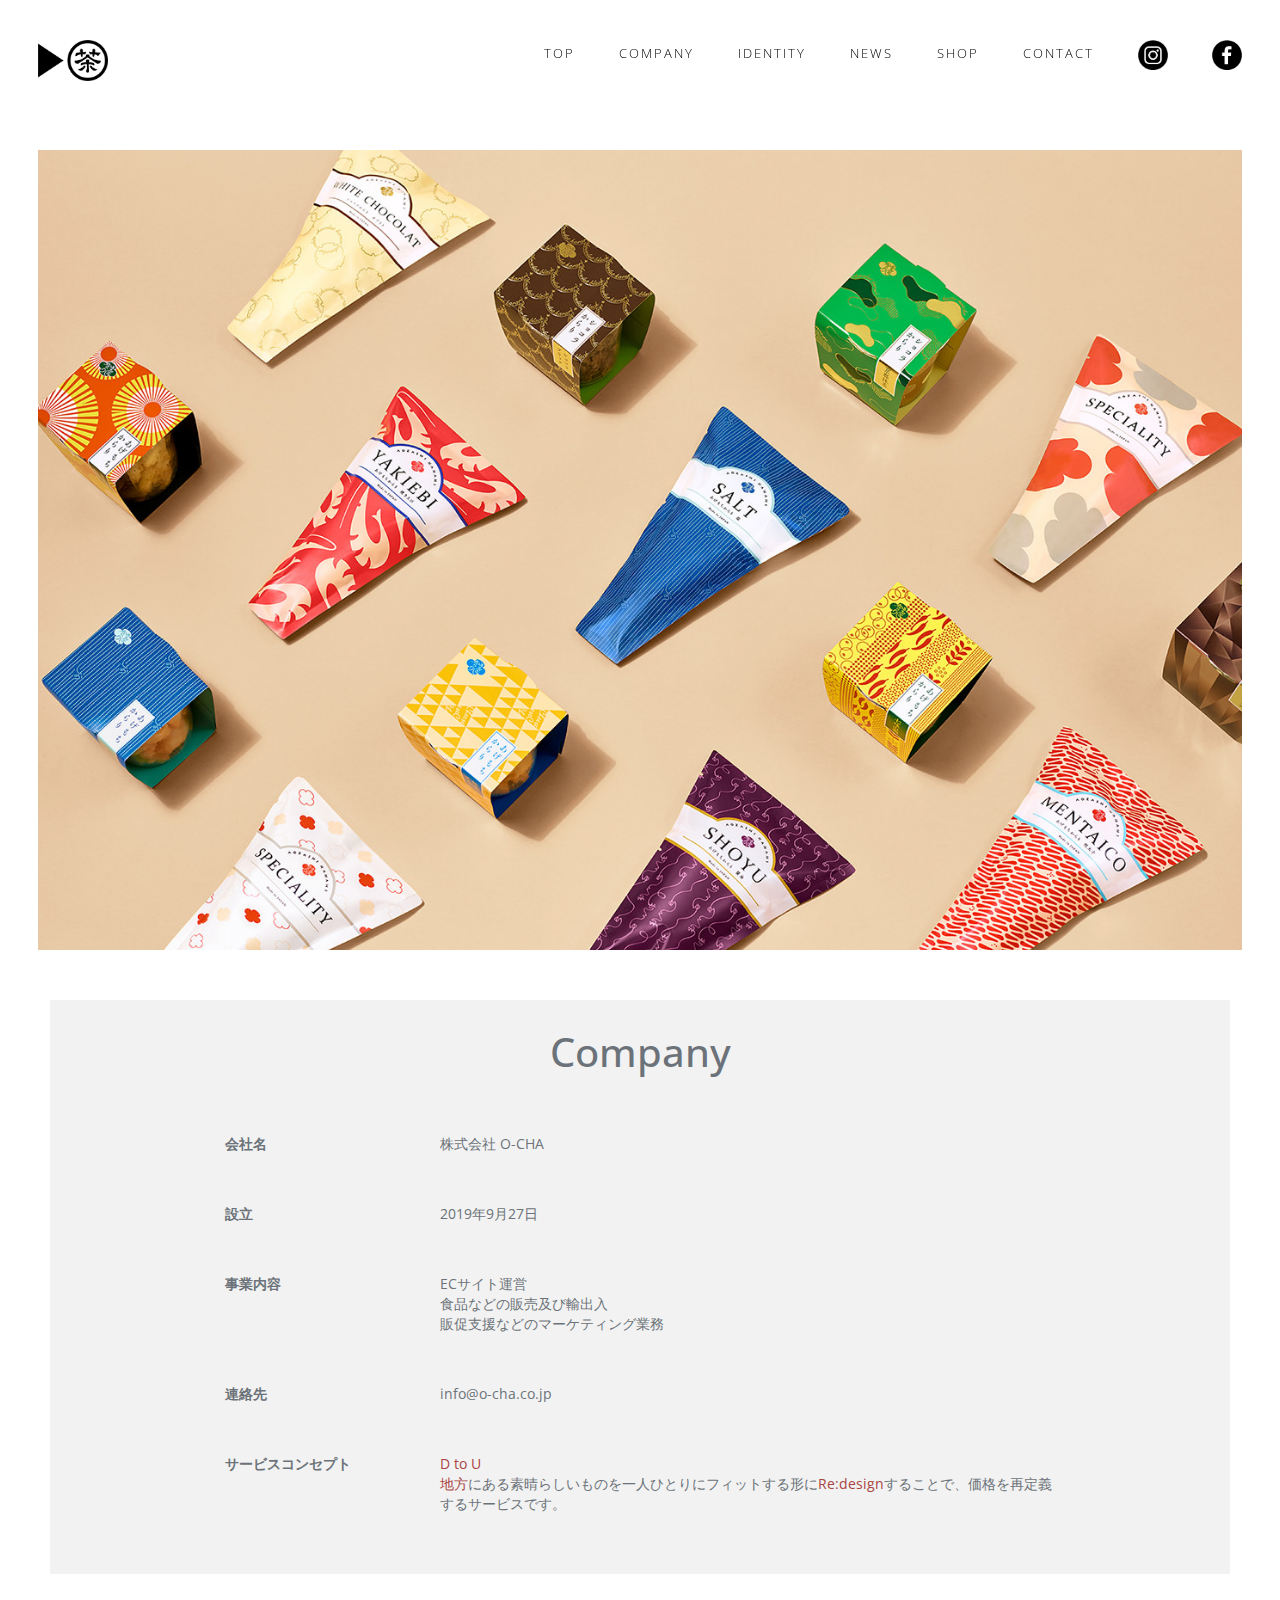
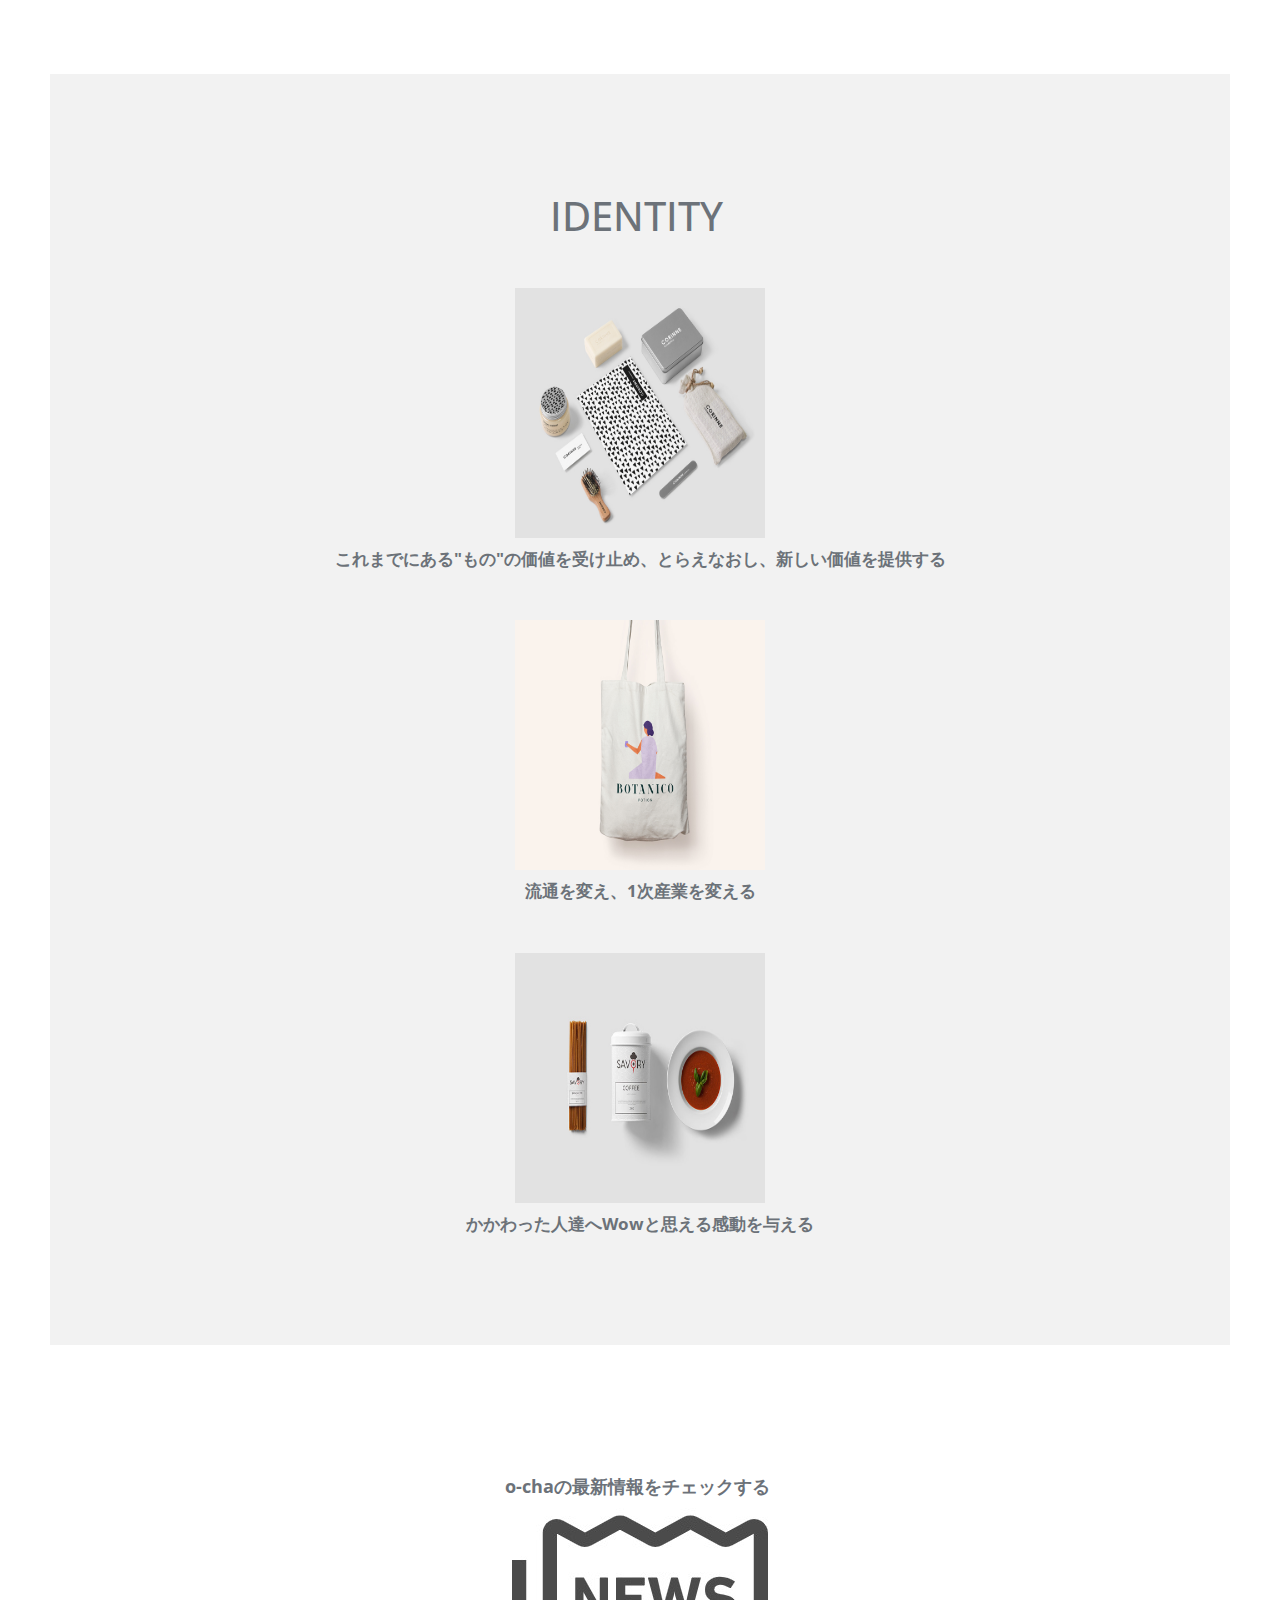
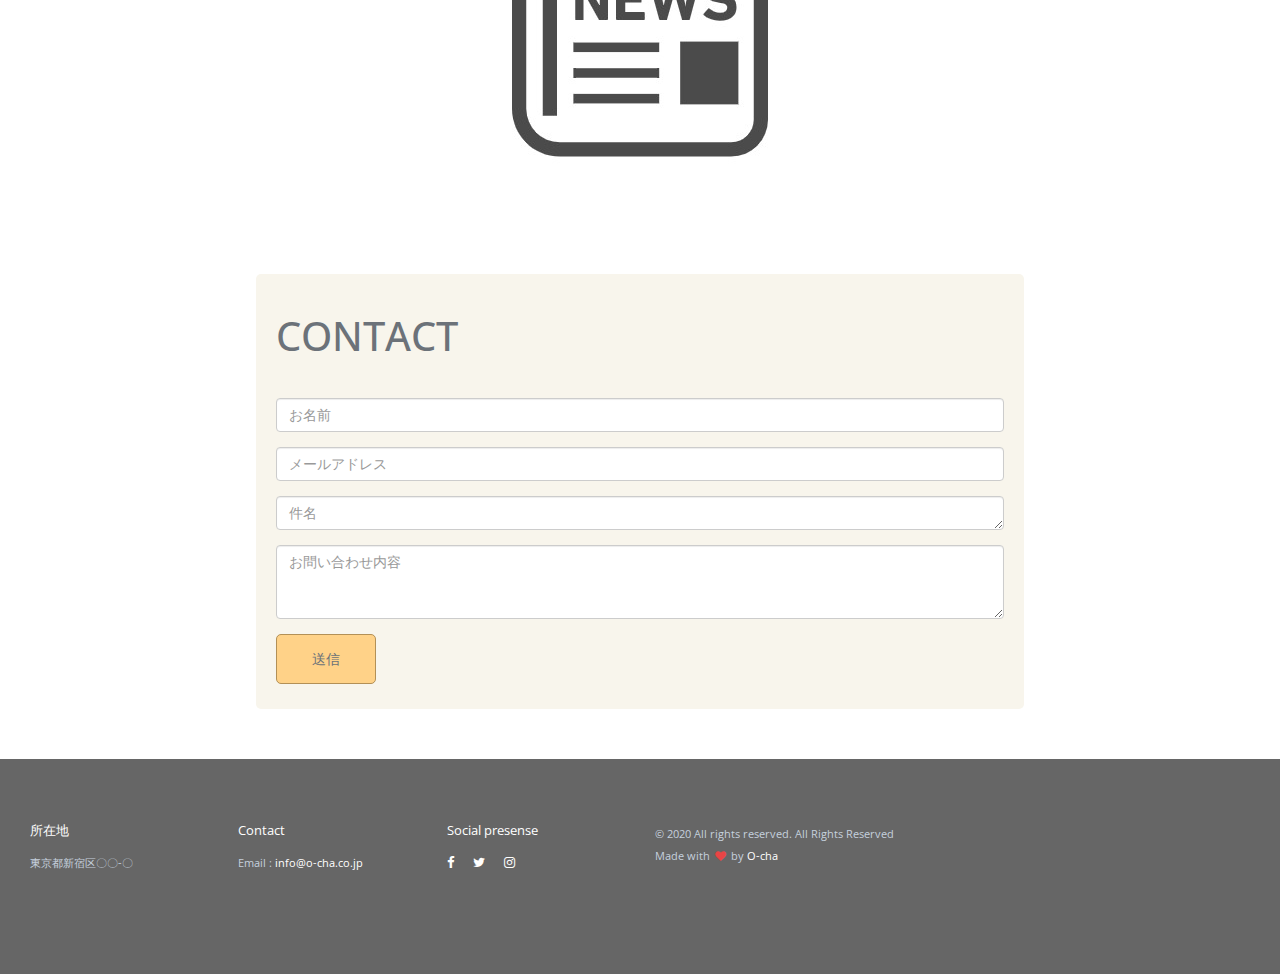
<file: auro-elegent-minimal-creative-bootstrap-template/index.html>
<!doctype html>
<!--[if lt IE 7]>      <html class="no-js lt-ie9 lt-ie8 lt-ie7" lang=""> <![endif]-->
<!--[if IE 7]>         <html class="no-js lt-ie9 lt-ie8" lang=""> <![endif]-->
<!--[if IE 8]>         <html class="no-js lt-ie9" lang=""> <![endif]-->
<!--[if gt IE 8]><!--> <html class="no-js" lang=""> <!--<![endif]-->

<head>
<meta charset="utf-8">
<meta name="description" content="">
<meta name="viewport" content="width=device-width, initial-scale=1">
<title>O-cha | お茶</title>
<link rel="stylesheet" href="css/bootstrap.min.css">
<link rel="stylesheet" href="css/flexslider.css">
<link rel="stylesheet" href="css/main.css">
<link rel="stylesheet" href="css/responsive.css">
<link rel="stylesheet" href="css/animate.min.css">
<link rel="stylesheet" href="https://maxcdn.bootstrapcdn.com/font-awesome/4.4.0/css/font-awesome.min.css">
</head>

<body>

<!-- Header Section -->
<section class="tophead" role="tophead"> 
  <!-- Navigation Section -->
  <header id="header">
    <div class="header-content clearfix"> <a class="logo" href="#"><img src="images/ocha/ocha.png" width="70px"></a>
      <nav class="navigation" role="navigation">
        <ul class="primary-nav">
          <li><a href="#">TOP</a></li>
          <li><a href="#">COMPANY</a></li>
          <li><a href="#">IDENTITY</a></li>
          <li><a href="#">NEWS</a></li>
          <li><a href="#">SHOP</a></li>
          <li><a href="#">CONTACT</a></li>
          <li><a href="#"><img src="images/ocha/side_insta.png" width="30px"></a></li>
          <li><a href="#"><img src="images/ocha/side_fb.png" width="30px"></a></li>
        </ul>
      </nav>
      <a href="#" class="nav-toggle">Menu<span></span></a> </div>
  </header>
  <!-- Navigation Section --> 
</section>
<!-- Header Section --> 
<!-- Slider Section -->
<section id="header-slider" class="section">
  <div id="carouselExampleSlidesOnly" class="carousel slide" data-ride="carousel">
  <div class="carousel-inner">
    <div class="carousel-item active">
        <img src="images/ocha/main.jpg" class="d-block w-100 img-responsive" alt="...">
    </div>
  </div>
</div>
</section>
<!-- Slider Section --> 
<!-- Conpany Section -->
<section id ="company" class="company">
  <div class="container-fluid">
    <div class="row">
      <h2 class="center-block">Company</h2>
      
      <div class="company-content">
        <dl class="center-block">
            <dt class="col-sm-3">会社名</dt>
            <dd class="col-sm-9">株式会社 O-CHA</dd>
            <dt class="col-sm-3">設立</dt>
            <dd class="col-sm-9">2019年9月27日</dd>
            <dt class="col-sm-3">事業内容</dt>
            <dd class="col-sm-9">ECサイト運営<br>食品などの販売及び輸出入<br>販促支援などのマーケティング業務</dd>
            <dt class="col-sm-3">連絡先</dt>
            <dd class="col-sm-9">info@o-cha.co.jp</dd>
            <dt class="col-sm-3">サービスコンセプト</dt>
            <dd class="col-sm-9"><span class="text-danger font-weight-bold">D to U</span><br><span class="text-danger font-weight-bold">地方</span>にある素晴らしいものを一人ひとりにフィットする形に<span class="text-danger font-weight-bold">Re:design</span>することで、価格を再定義するサービスです。</dd>
        </dl>
      </div>
    </div>
  </div>
</section>
<!-- Company Section -->
<!-- Identity Section -->
<section id ="identity" class="identity">
  <div class="container-fluid">
      <div class="row">
        <h2 class="center-block">IDENTITY</h2>
        <div class="center-block">
          <img src="images/portfolio/work-1.jpg" class="px-250 center-block">
          <p class="center-block">これまでにある"もの"の価値を受け止め、とらえなおし、新しい価値を提供する</p>
        </div>
        <div class="center-block">
          <img src="images/portfolio/work-2.jpg" class="px-250 center-block">
          <p class="center-block">流通を変え、1次産業を変える</p>
        </div>
        <div class="center-block">
          <img src="images/portfolio/work-3.jpg" class="px-250 center-block">
          <p class="center-block">かかわった人達へWowと思える感動を与える</p>
        </div>
      </div>
  </div>
</section>
<!-- Identity Section -->
<!-- News Section -->
<section class="news">
  <div class="container-fluid">
    <div class="row">
      <div class="news-content center-block">
        <p class="news-text center-block">o-chaの最新情報をチェックする</p>
        <a href="#shop"><img src="images/ocha/news.jpeg" class="center-block"></a>
      </div>
    </div>
  </div>
</section>
<!-- News Section -->
<!-- Shop Section -->

<!-- Shop Section -->
<!-- Contact Section -->
<section class="section">
    <div class="container-fluid">
        <div class="row">
        <div class="contact">
            <h2>CONTACT</h2>
            <form method="post">
            <div class="form-group">
                <input type="text" class="form-control" name="name" placeholder="お名前">
            </div>
            <div class="form-group">
                <input type="email" class="form-control" id="exampleFormControlInput1" placeholder="メールアドレス">
            </div>
            <div class="form-group">
                <textarea class="form-control" id="exampleFormControlTextarea1" rows="1" placeholder="件名"></textarea>
            </div>
            <div class="form-group">
                <textarea class="form-control" id="exampleFormControlTextarea1" rows="3" placeholder="お問い合わせ内容"></textarea>
            </div>
            <div class="form-group">
                <input type="submit" value="送信" name="submit" class="contact-submit">
            </div>
            </form>
        </div>
    </div>
</section>
<!-- Contact Section -->
<!-- footer section -->
<footer id="footer" class="footer">
  <div class="container-fluid">
    <div class="col-md-2 left">
      <h4>所在地</h4>
      <p>東京都新宿区〇〇-〇</p>
    </div>
    <div class="col-md-2 left">
      <h4>Contact</h4>
      <p>Email : <a href="mailto:info@o-cha.co.jp"> info@o-cha.co.jp </a></p>
    </div>
    <div class="col-md-2 left">
      <h4>Social presense</h4>
      <ul class="footer-share">
        <li><a href="#"><i class="fa fa-facebook"></i></a></li>
        <li><a href="#"><i class="fa fa-twitter"></i></a></li>
        <li><a href="#"><i class="fa fa-instagram"></i></a></li>
      </ul>
    </div>
    <div class="col-md-6 right">
      <p>© 2020 All rights reserved. All Rights Reserved<br>
        Made with <i class="fa fa-heart pulse"></i> by <a href="#">O-cha</a></p>
    </div>
  </div>
</footer>
<!-- footer section --> 

<!-- JS FILES --> 
<script src="https://ajax.googleapis.com/ajax/libs/jquery/1.11.3/jquery.min.js"></script> 
<script src="js/bootstrap.min.js"></script> 
<script src="js/jquery.flexslider-min.js"></script> 
<script src="js/retina.min.js"></script> 
<script src="js/modernizr.js"></script> 
<script src="js/main.js"></script>
</body>
</html>
</file>
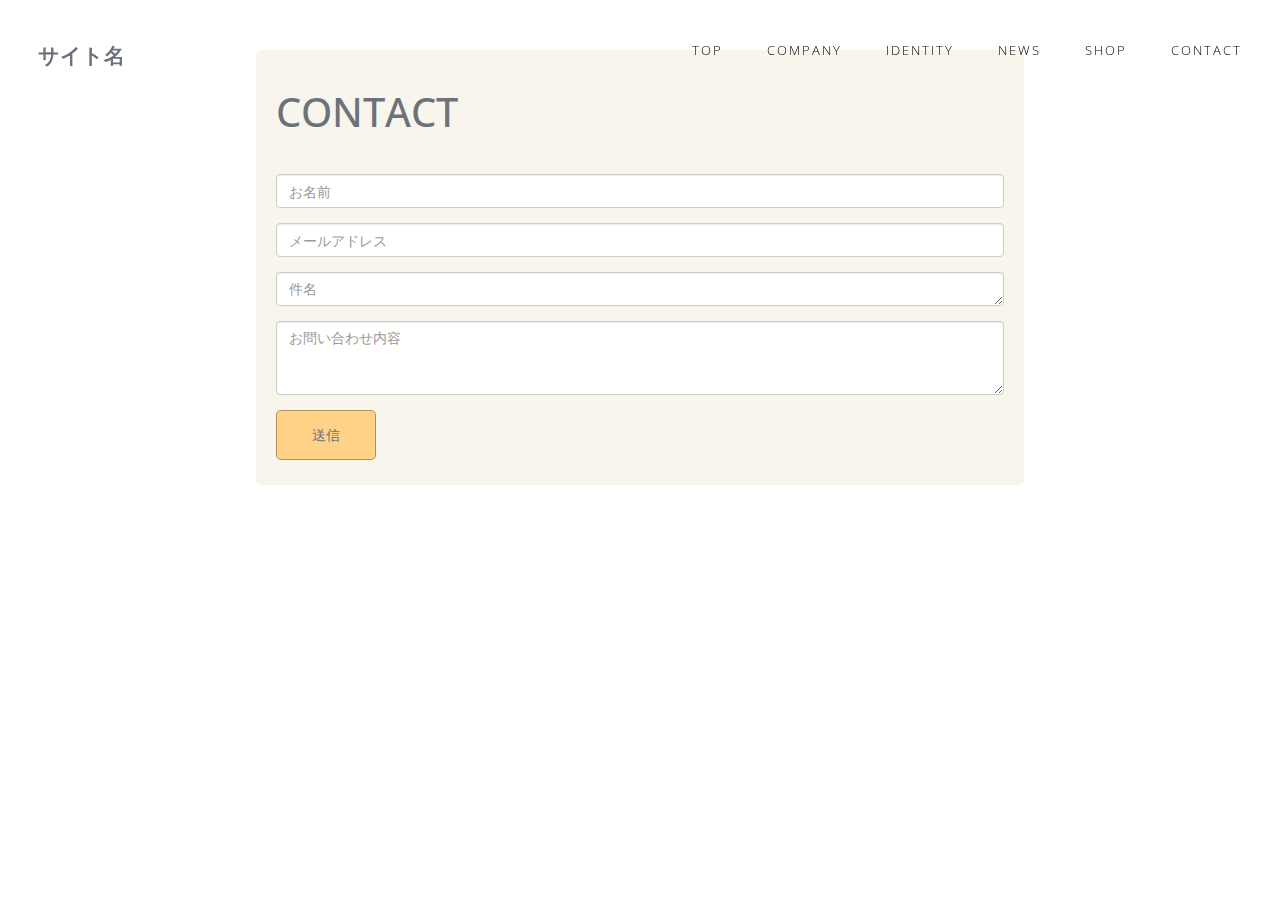
<file: auro-elegent-minimal-creative-bootstrap-template/contact.html>
<!doctype html>
<!--[if lt IE 7]>      <html class="no-js lt-ie9 lt-ie8 lt-ie7" lang=""> <![endif]-->
<!--[if IE 7]>         <html class="no-js lt-ie9 lt-ie8" lang=""> <![endif]-->
<!--[if IE 8]>         <html class="no-js lt-ie9" lang=""> <![endif]-->
<!--[if gt IE 8]><!--> <html class="no-js" lang=""> <!--<![endif]-->

<head>
<meta charset="utf-8">
<meta name="description" content="">
<meta name="viewport" content="width=device-width, initial-scale=1">
<title>ここにタイトルを入れてね</title>
<link rel="stylesheet" href="css/bootstrap.min.css">
<link rel="stylesheet" href="css/flexslider.css">
<link rel="stylesheet" href="css/main.css">
<link rel="stylesheet" href="css/responsive.css">
<link rel="stylesheet" href="css/animate.min.css">
<link rel="stylesheet" href="https://maxcdn.bootstrapcdn.com/font-awesome/4.4.0/css/font-awesome.min.css">
</head>

<body>

<!-- Header Section -->
<section class="tophead" role="tophead"> 
  <!-- Navigation Section -->
  <header id="header">
    <div class="header-content clearfix"> <a class="logo" href="#">サイト名</a>
      <nav class="navigation" role="navigation">
        <ul class="primary-nav">
          <li><a href="#">TOP</a></li>
          <li><a href="#">COMPANY</a></li>
          <li><a href="#">IDENTITY</a></li>
          <li><a href="#">NEWS</a></li>
          <li><a href="#">SHOP</a></li>
          <li><a href="contact.html">CONTACT</a></li>
        </ul>
      </nav>
      <a href="#" class="nav-toggle">Menu<span></span></a>
    </div>
  </header>
  <!-- Navigation Section --> 
</section>
<!-- Header Section --> 
<!-- Contact Section -->
<section class="section">
    <div class="container-fluid">
        <div class="row">
        <div class="contact">
            <h2>CONTACT</h2>
            <form method="post">
            <div class="form-group">
                <input type="text" class="form-control" name="name" placeholder="お名前">
            </div>
            <div class="form-group">
                <input type="email" class="form-control" id="exampleFormControlInput1" placeholder="メールアドレス">
            </div>
            <div class="form-group">
                <textarea class="form-control" id="exampleFormControlTextarea1" rows="1" placeholder="件名"></textarea>
            </div>
            <div class="form-group">
                <textarea class="form-control" id="exampleFormControlTextarea1" rows="3" placeholder="お問い合わせ内容"></textarea>
            </div>
            <div class="form-group">
                <input type="submit" value="送信" name="submit" class="contact-submit">
            </div>
            </form>
        </div>
    </div>
</section>
</body>
</html>
<!-- Contact Section -->
</file>
<file: auro-elegent-minimal-creative-bootstrap-template/css/main.css>
/* ------------------------------------------------------------------------------
	Template Name: Auro
	Author: Designstub
	Author URI: http://www.designstub.com
------------------------------------------------------------------------------*/



@import url(http://fonts.googleapis.com/css?family=Open%20Sans:300,400,500,600,700);
/* ------------------------------------------------------------------------------
	 Typography
-------------------------------------------------------------------------------*/
p {
	font-size: 14px;
	line-height: 22.4px;
	color: #6c7279;
}
h1 {
	font-size: 65px;
	color: #2d3033;
}
h2 {
	font-size: 40px;
	color: #2d3033;
}
h3 {
	font-size: 28px;
	color: #2d3033;
	font-weight: 300;
}
h4 {
	font-size: 22px;
	color: #2d3033;
	font-weight: 400;
}
h5 {
	font-size: 14px;
	color: #2d3033;
	text-transform: uppercase;
	font-weight: 700;
}
.btn {
	background-color: #333;
	margin-top: 40px;
	color: #fff;
	font-size: 12px;
	font-weight: 600;
	letter-spacing: 1px;
	border-radius: 0px;
	padding: 3% 7%;
	display: inline-block;
	text-transform: uppercase;
}
.btn:hover, .btn:focus {
	background-color: #000;
	color: #fff;
}
.btn-large {
	padding: 15px 40px;
}
/* ------------------------------------------------------------------------------
	 General Style
-------------------------------------------------------------------------------*/
a {
	color: #e84545;
}
a:hover, a:focus {
	text-decoration: none;
	-moz-transition: background-color, color, 0.3s;
	-o-transition: background-color, color, 0.3s;
	-webkit-transition: background-color, color, 0.3s;
	transition: background-color, color, 0.3s;
}
body {
	font-family: "Open Sans", sans-serif;
	font-weight: 400;
	color: #6c7279;
}
ul, ol {
	margin: 0;
	padding: 0;
}
ul li {
	list-style: none;
}
.section {
	padding: 50px 0;
}
.no-padding {
	padding: 0;
}
.no-gutter [class*=col-] {
	padding-right: 0;
	padding-left: 0;
}
/* ------------------------------------------------------------------------------
	 Header & navigation
-------------------------------------------------------------------------------*/
#header {
	position: fixed;
	width: 94%;
	z-index: 999;
	margin-left: 3%;
	margin-right: 3%;
}
#header .header-content {
	margin: 0 auto;
	padding: 40px 0;
	width: 100%;
	-moz-transition: padding 0.3s;
	-o-transition: padding 0.3s;
	-webkit-transition: padding 0.3s;
	transition: padding 0.3s;
}
#header .logo {
	font-size: 21px;
	color:#6c7279;
	font-weight: 700;
	float: left;
	text-transform: uppercase;
}
#header.fixed {
	background-color: #fff;
}
#header.fixed .header-content {
	border-bottom: 0;
	padding: 25px 0;
}
#header.fixed .nav-toggle {
	top: 18px;
}
.navigation.open {
	opacity: 0.9;
	visibility: visible;
	-moz-transition: opacity 0.5s;
	-o-transition: opacity 0.5s;
	-webkit-transition: opacity 0.5s;
	transition: opacity 0.5s;
}
.navigation {
	float: right;
}
.navigation li {
	display: inline-block;
}
.navigation a {
	color: #000;
	font-size: 13px;
	font-weight: 300;
	margin-left: 40px;
	letter-spacing: 2px;
	text-transform: uppercase;
}
.navigation a:hover, .navigation a.active {
	color: #bcbcbc;
}
.nav-toggle {
	display: none;
	height: 44px;
	overflow: hidden;
	position: fixed;
	right: 5%;
	text-indent: 100%;
	top: 32px;
	white-space: nowrap;
	width: 44px;
	z-index: 99999;
	-moz-transition: all 0.3s;
	-o-transition: all 0.3s;
	-webkit-transition: all 0.3s;
	transition: all 0.3s;
}
.nav-toggle:before, .nav-toggle:after {
	border-radius: 50%;
	content: "";
	height: 100%;
	left: 0;
	position: absolute;
	top: 0;
	width: 100%;
	-moz-transform: translateZ(0);
	-ms-transform: translateZ(0);
	-webkit-transform: translateZ(0);
	transform: translateZ(0);
	-moz-backface-visibility: hidden;
	-webkit-backface-visibility: hidden;
	backface-visibility: hidden;
	-moz-transition-property: -moz-transform;
	-o-transition-property: -o-transform;
	-webkit-transition-property: -webkit-transform;
	transition-property: transform;
}
.nav-toggle:before {
	background-color: #e84545;
	-moz-transform: scale(1);
	-ms-transform: scale(1);
	-webkit-transform: scale(1);
	transform: scale(1);
	-moz-transition-duration: 0.3s;
	-o-transition-duration: 0.3s;
	-webkit-transition-duration: 0.3s;
	transition-duration: 0.3s;
}
.nav-toggle:after {
	background-color: #e84545;
	-moz-transform: scale(0);
	-ms-transform: scale(0);
	-webkit-transform: scale(0);
	transform: scale(0);
	-moz-transition-duration: 0s;
	-o-transition-duration: 0s;
	-webkit-transition-duration: 0s;
	transition-duration: 0s;
}
.nav-toggle span {
	background-color: #fff;
	bottom: auto;
	display: inline-block;
	height: 3px;
	left: 50%;
	position: absolute;
	right: auto;
	top: 50%;
	width: 18px;
	z-index: 10;
	-moz-transform: translateX(-50%) translateY(-50%);
	-ms-transform: translateX(-50%) translateY(-50%);
	-webkit-transform: translateX(-50%) translateY(-50%);
	transform: translateX(-50%) translateY(-50%);
}
.nav-toggle span:before, .nav-toggle span:after {
	background-color: #fff;
	content: "";
	height: 100%;
	position: absolute;
	right: 0;
	top: 0;
	width: 100%;
	-moz-transform: translateZ(0);
	-ms-transform: translateZ(0);
	-webkit-transform: translateZ(0);
	transform: translateZ(0);
	-moz-backface-visibility: hidden;
	-webkit-backface-visibility: hidden;
	backface-visibility: hidden;
	-moz-transition: -moz-transform 0.3s;
	-o-transition: -o-transform 0.3s;
	-webkit-transition: -webkit-transform 0.3s;
	transition: transform 0.3s;
}
.nav-toggle span:before {
	-moz-transform: translateY(-6px) rotate(0deg);
	-ms-transform: translateY(-6px) rotate(0deg);
	-webkit-transform: translateY(-6px) rotate(0deg);
	transform: translateY(-6px) rotate(0deg);
}
.nav-toggle span:after {
	-moz-transform: translateY(6px) rotate(0deg);
	-ms-transform: translateY(6px) rotate(0deg);
	-webkit-transform: translateY(6px) rotate(0deg);
	transform: translateY(6px) rotate(0deg);
}
.nav-toggle.close-nav:before {
	-moz-transform: scale(0);
	-ms-transform: scale(0);
	-webkit-transform: scale(0);
	transform: scale(0);
}
.nav-toggle.close-nav:after {
	-moz-transform: scale(1);
	-ms-transform: scale(1);
	-webkit-transform: scale(1);
	transform: scale(1);
}
.nav-toggle.close-nav span {
	background-color: rgba(255, 255, 255, 0);
}
.nav-toggle.close-nav span:before, .nav-toggle.close-nav span:after {
	background-color: #fff;
}
.nav-toggle.close-nav span:before {
	-moz-transform: translateY(0) rotate(45deg);
	-ms-transform: translateY(0) rotate(45deg);
	-webkit-transform: translateY(0) rotate(45deg);
	transform: translateY(0) rotate(45deg);
}
.nav-toggle.close-nav span:after {
	-moz-transform: translateY(0) rotate(-45deg);
	-ms-transform: translateY(0) rotate(-45deg);
	-webkit-transform: translateY(0) rotate(-45deg);
	transform: translateY(0) rotate(-45deg);
}
/* ------------------------------------------------------------------------------
	 Header Slider
-------------------------------------------------------------------------------*/
#header-slider {
	padding-top:150px;
}
.carousel {
	width: 94%;
	height: 800px;
	margin: auto;
}
.carousel img {
	display:block;
	margin-right:auto;
	margin-left:auto
}
.item, .active, .carousel-inner {
	height: 100%;
}
.carousel-caption {
	bottom: 40%;
	color: #fff;
	left: 15%;
	padding-bottom: 20px;
	padding-top: 20px;
	position: absolute;
	right: 15%;
	text-align: center;
	z-index: 10;
}
.carousel-caption h3 {
	font-family: "Open Sans", sans-serif;
	color: #2d3033;
	text-shadow: none;
	font-size: 31px;
	font-weight: 700;
	text-transform: uppercase;
	letter-spacing: 5px;
}
.carousel-caption p {
	font-family: "Open Sans", sans-serif;
	color: #6c7279;
	text-shadow: none;
	font-size: 13px;
	font-weight: 400;
	letter-spacing: 2px;
}
/* ------------------------------------------------------------------------------
	 Company
-------------------------------------------------------------------------------*/
.company {
	width: 94%;
	margin: auto;
	background-color: #f2f2f2;
	padding : 20px 200px 10px 200px;
}
.company dt {
	margin-bottom : 50px;
}
.company dd {
	margin-bottom : 50px;
}
.company dl {
	width:100%;
}
.company-content {
	padding-top : 50px;
}
.company h2{
	color : #6c7279;
	width : 180px;
}
@media screen and (max-width: 1380px), (max-device-width: 1380px){
.company {
    width: calc(100% - 100px);
    padding: 10px 160px;
}
}
@media screen and (max-width: 1100px), (max-device-width: 1100px){
.company {
    padding: 10px 120px;
}
}
@media screen and (max-width: 1000px), (max-device-width: 1000px){
.company {
    padding: 10px 40px;
}
.company dd{
	border-bottom : 1px solid #949494;
}
.company dt {
	margin-bottom : 20px;
}
}
/* ------------------------------------------------------------------------------
	 Identity
-------------------------------------------------------------------------------*/
.identity {
	width: 94%;
	margin: auto;
	margin-top : 100px;
	background-color: #f2f2f2;
	padding : 20px 20px 10px 20px;
}
.identity-content {
	padding-top : 50px;
}
.identity h2{
	color : #6c7279;
	width:180px;
}
.identity img {
	width : 250px;
	height : 250px;
	margin-top:50px;
	margin-bottom:10px;
}
.identity p {
	text-align: center;
	font-size: larger;
	font-weight:bold;
}
@media screen and (max-width: 1380px), (max-device-width: 1380px){
.identity {
    width: calc(100% - 100px);
    padding: 100px 20px;
}
}
@media screen and (max-width: 1100px), (max-device-width: 1100px){
.identity {
    padding: 100px 20px;
}
}
@media screen and (max-width: 1000px), (max-device-width: 1000px){
.identity {
    padding: 20px;
}
.identity dd{
	border-bottom : 1px solid #949494;
}
.identity dt {
	margin-bottom : 20px;
}
}
/* ------------------------------------------------------------------------------
	 Contact
-------------------------------------------------------------------------------*/
.contact {
	width: 60%;
	margin: auto;
	background-color:#f8f5ec;
	padding : 20px 20px 10px 20px;
	border-radius: 5px;
}

.contact h2{
	color : #6c7279;
	width:180px;
	margin-bottom: 40px;;
}
.contact-submit {
	width :100px;
	height:50px;
	text-align: center;
	border:1px solid #b39056;
	border-radius: 5px;
	background-color: #ffd288;
}
/* ------------------------------------------------------------------------------
	 news
-------------------------------------------------------------------------------*/
.news {
	width: 90%;
	margin: auto;
	margin-top:70px;
	padding : 50px;
}
.news-text{
	font-size:large;
	font-weight:bold;
	width:270px;
}
.news-content:hover {
	background-color: #f2f2f2;
}
.news-content {
	padding:10px;
	width:300px;
	border-radius: 5px;;
}
/* ------------------------------------------------------------------------------
	 Footer
-------------------------------------------------------------------------------*/
.footer {
	margin: auto;
	text-align: left;
	padding-top: 5%;
	padding-bottom: 7%;
	background-color: #666;
}
.footer h4 {
	font-size: 13px;
	color: #fff;
	margin: 0 0 15px 0;
	padding: 0px;
}
.footer p {
	font-size: 11px;
	color: #c5d0dd;
}
.footer a {
	color: #fff;
}
.footer a:hover {
	text-decoration: underline;
}
.footer .footer-share {
	margin-top: 0;
}
.footer .footer-share li {
	display: inline-block;
	float: none;
}
.footer .footer-share a {
	border: none;
	font-size: 13px;
	color: rgb(255, 255, 255);
	letter-spacing: 15px;
}
.footer .fa-heart {
	color: #e84545;
	font-size: 11px;
	margin: 0 2px;
}
/* ------------------------------------------------------------------------------
	 Work Detial 
-------------------------------------------------------------------------------*/

.work-detail {
	width: 94%;
	margin: auto;
}
.work-detail-margin {
	margin-top: 7%;
}
.detail-image img {
	width: 100%;
}
.detail-contentbox {
	background-color: #f2f2f2;
	padding: 3%;
}
.detail-content h4 {
	font-size: 27px;
	line-height: 27px;
	letter-spacing: 1px;
	font-weight: 300;
}
.detail-content p {
	color: #6c7279;
	font-size: 13px;
	font-weight: 400;
	margin-top: 7%;
}
</file>
<file: auro-elegent-minimal-creative-bootstrap-template/css/responsive.css>
@media screen and (max-width: 1024px) {
#header .header-content {
	width: 90%;
}
.nav-toggle {
	display: block;
}
.navigation {
	position: fixed;
	background-color: #000;
	width: 100%;
	height: 100%;
	top: 0;
	left: 0;
	z-index: 99999;
	visibility: hidden;
	opacity: 0;
	-webkit-transition: opacity 0.5s, visibility 0s 0.5s;
	transition: opacity 0.5s, visibility 0s 0.5s;
}
.navigation .primary-nav {
	position: relative;
	top: 45%;
	-moz-transform: translateY(-45%);
	-ms-transform: translateY(-45%);
	-webkit-transform: translateY(-45%);
	transform: translateY(-45%);
}
.navigation li {
	display: block;
	margin-bottom: 20px;
}
.navigation a {
	display: block;
	font-size: 25px;
	margin: 0;
	color: #fff;
	font-size: 13px;
	text-align: center;
}
.testimonials blockquote {
	padding: 20px 5% 0;
}
.testimonials p {
	font-size: 26px;
}
.flex-control-nav {
	bottom: 20px;
}
}
@media screen and (max-width: 768px) {
.banner-text {
	padding-top: 30%;
}
.banner-text h1 {
	font-size: 42px;
}
.banner-text p {
	font-size: 18px;
}
.flexslider {
	padding-bottom: 80px;
}
.flex-control-nav {
	width: 100%;
}
.footer .footer-col {
	margin-bottom: 50px;
}
.detail-contentbox {
	background-color: #f2f2f2;
	padding: 6%;
}
}
@media screen and (max-width: 640px) {
.banner-text {
	padding-top: 35%;
}
.detail-contentbox {
	background-color: #f2f2f2;
	padding: 6%;
}
}
@media screen and (max-width: 480px) {
.banner-text {
	padding-top: 45%;
}
.banner-text h1 {
	font-size: 32px;
}
.detail-contentbox {
	background-color: #f2f2f2;
	padding: 6%;
}
}
@media screen and (max-width: 320px) {
.banner-text {
	padding-top: 55%;
}
.testimonials blockquote {
	padding: 20px 5% 0;
}
.testimonials p {
	font-size: 11px;
}
.detail-contentbox {
	background-color: #f2f2f2;
	padding: 6%;
}
}
</file>
